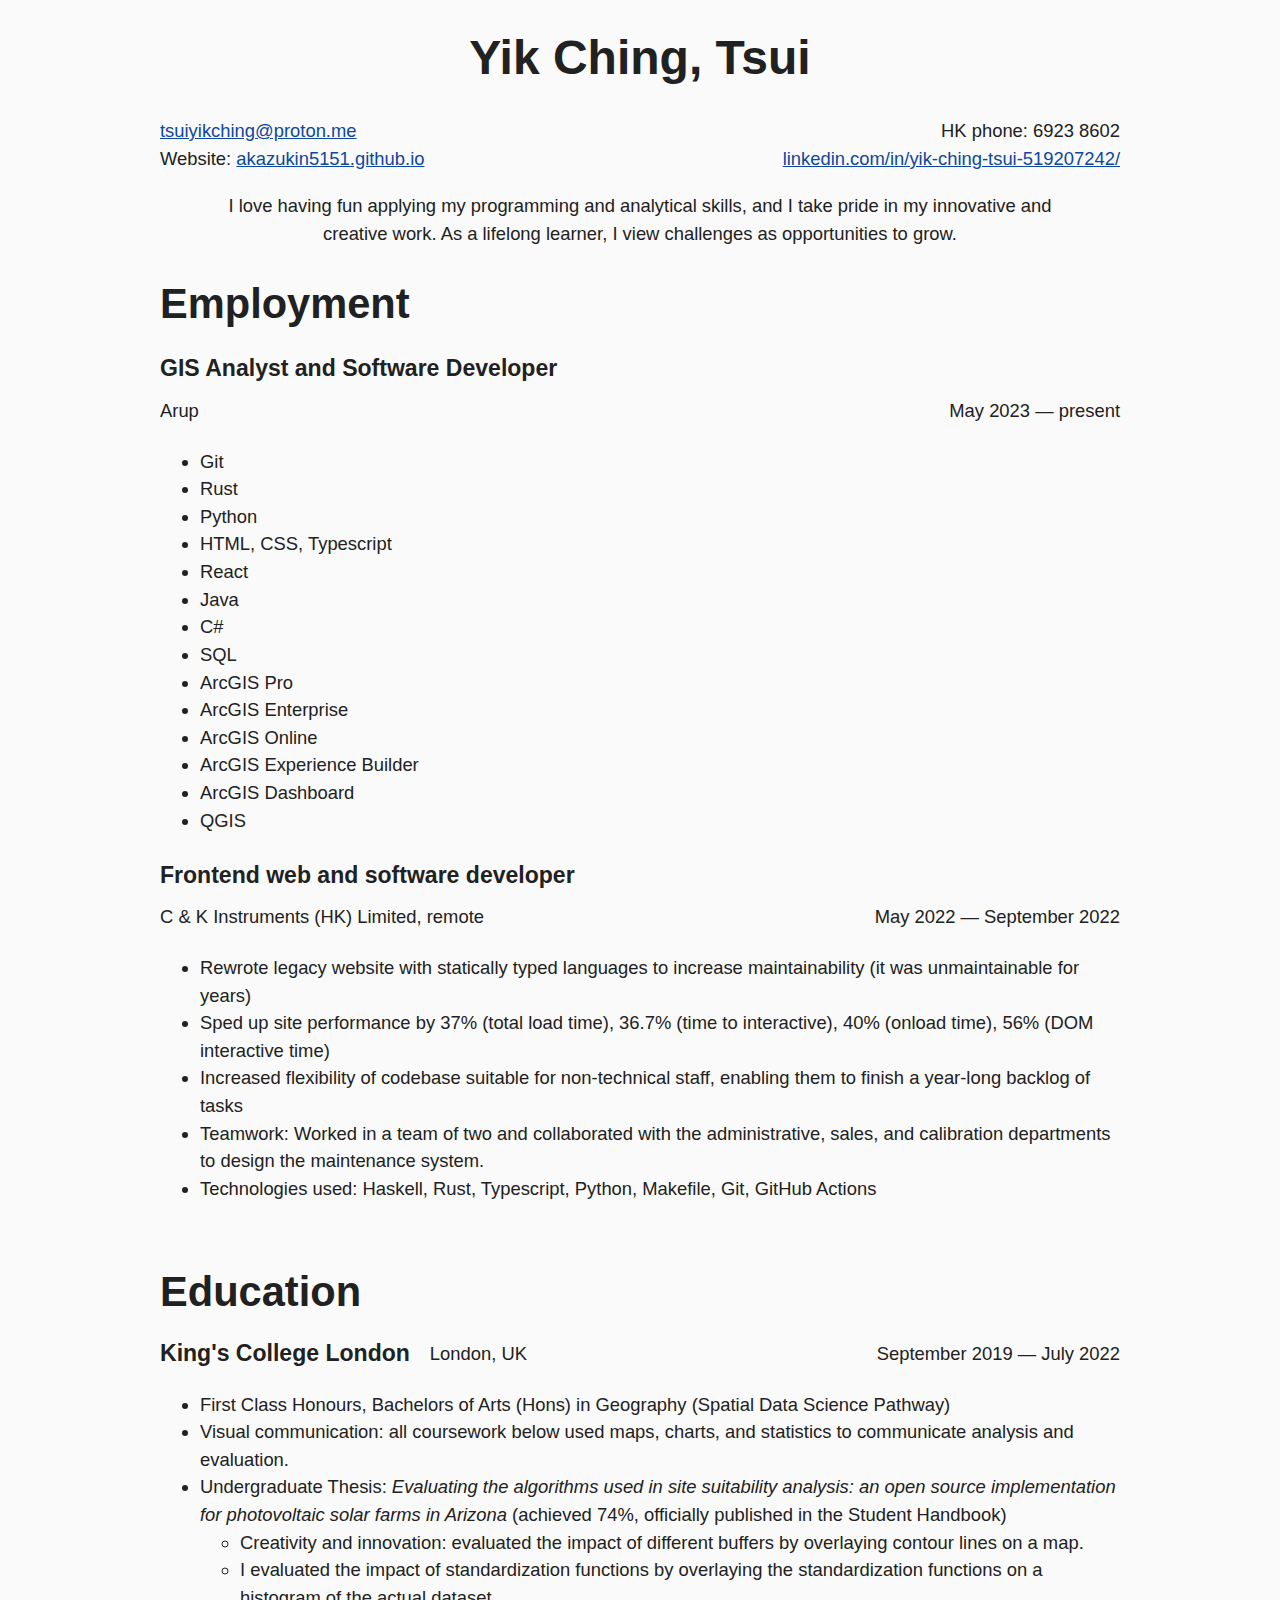
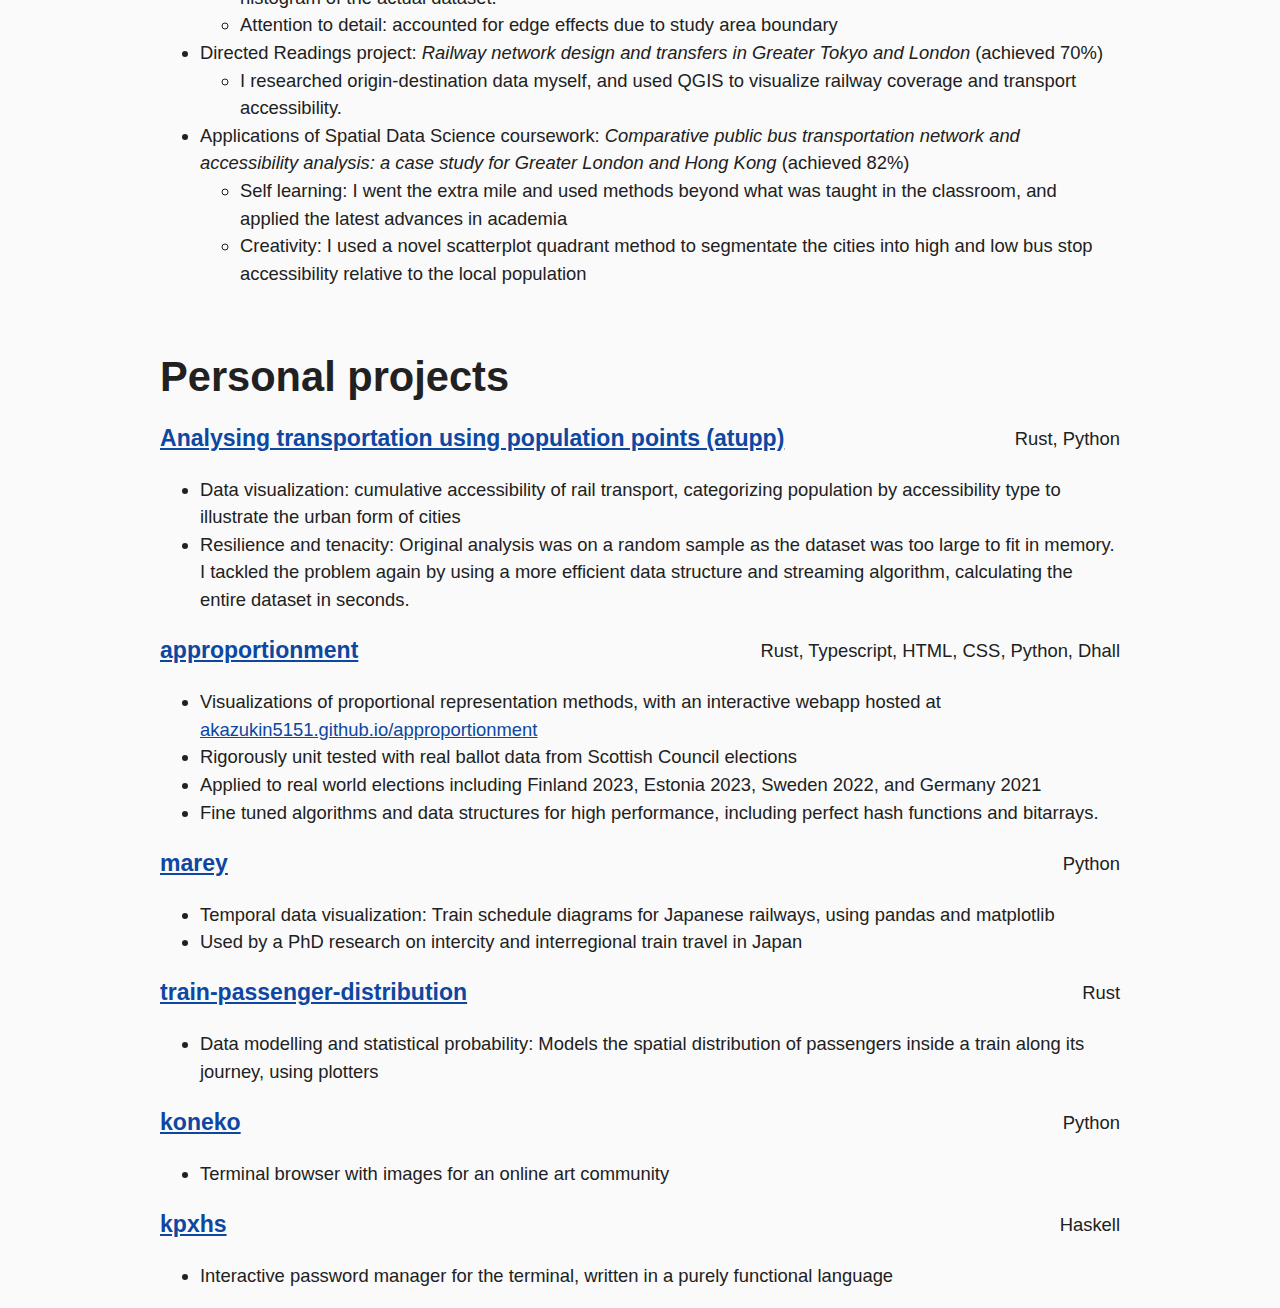
<file: index.html>
<!DOCTYPE html>
<html lang="en">
<head>
<meta http-equiv="content-type" content="text/html; charset=UTF-8">
    <meta charset="utf-8">
    <title>Yik Ching Tsui's CV</title>
    <link rel="stylesheet" href="simple.min.css">
    <link rel="stylesheet" href="styles.css">
</head>

<body>
    <h1>Yik Ching, Tsui</h1>
    <div class="flex-space-between">
        <a href="mailto:tsuiyikching@proton.me" class="smallest-font">
            tsuiyikching@proton.me
        </a>
        <div id="phones">
          <span class="smallest-font">HK phone: 6923 8602</span>
        </div>
    </div>
    <div class="flex-space-between">
        <span>Website: <a href="https://akazukin5151.github.io" class="smallest-font">
            akazukin5151.github.io
        </a>
        </span>
        <a
            href="https://www.linkedin.com/in/yik-ching-tsui-519207242/"
            class="smallest-font"
        >
            linkedin.com/in/yik-ching-tsui-519207242/
        </a>
    </div>

    <p id="intro">
      I love having fun applying my programming and analytical skills, and I take pride in my innovative and creative work. As a lifelong learner, I view challenges as opportunities to grow.
    </p>

    <h2 class="print-m-t-10">Employment</h2>

    <h3 class="m-10">GIS Analyst and Software Developer</h3>
    <div class="flex-space-between">
        <p>Arup</p>
        <p>May 2023 — present</p>
    </div>

    <ul>
      <li>Git</li>
      <li>Rust</li>
      <li>Python</li>
      <li>HTML, CSS, Typescript</li>
      <li>React</li>
      <li>Java</li>
      <li>C#</li>
      <li>SQL</li>
      <li>ArcGIS Pro</li>
      <li>ArcGIS Enterprise</li>
      <li>ArcGIS Online</li>
      <li>ArcGIS Experience Builder</li>
      <li>ArcGIS Dashboard</li>
      <li>QGIS</li>
    </ul>


    <h3 class="m-10">Frontend web and software developer</h3>
    <div class="flex-space-between">
        <p>C &amp; K Instruments (HK) Limited, remote</p>
        <p>May 2022 — September 2022</p>
    </div>

    <ul>
        <li>Rewrote legacy website with statically typed languages to increase maintainability (it was unmaintainable for years)</li>
        <li>Sped up site performance by 37% (total load time), 36.7% (time to interactive), 40% (onload time), 56% (DOM interactive time)</li>
        <li>Increased flexibility of codebase suitable for non-technical staff, enabling them to finish a year-long backlog of tasks</li>
        <li>Teamwork: Worked in a team of two and collaborated with the administrative, sales, and calibration departments to design the maintenance system.</li>
        <li>Technologies used: Haskell, Rust, Typescript, Python, Makefile, Git, GitHub Actions</li>
    </ul>

    <h2>Education</h2>

    <div class="flex-space-between">
        <div class="flex-space-between">
            <h3>King's College London</h3>
            <p class="m-l-20">London, UK</p>
        </div>
        <p>September 2019 — July 2022</p>
    </div>

    <ul>
        <li>First Class Honours, Bachelors of Arts (Hons) in Geography (Spatial Data Science Pathway)</li>
        <li>Visual communication: all coursework below used maps, charts, and statistics to communicate analysis and evaluation.</li>
        <li>Undergraduate Thesis: <em>Evaluating the algorithms used in site suitability analysis: an open source implementation for photovoltaic solar farms in Arizona</em> (achieved 74%, officially published in the Student Handbook)</li>
          <ul>
            <li>Creativity and innovation: evaluated the impact of different buffers by overlaying contour lines on a map.</li>
            <li>I evaluated the impact of standardization functions by overlaying the standardization functions on a histogram of the actual dataset.</li>
            <li>Attention to detail: accounted for edge effects due to study area boundary</li>
          </ul>
        <li>Directed Readings project: <em>Railway network design and transfers in Greater Tokyo and London</em> (achieved 70%)</li>
          <ul>
            <li>I researched origin-destination data myself, and used QGIS to visualize railway coverage and transport accessibility.</li>
          </ul>
        <li>Applications of Spatial Data Science coursework: <em>Comparative public bus transportation network and accessibility analysis: a case study for Greater London and Hong Kong</em> (achieved 82%)</li>
          <ul>
              <li>Self learning: I went the extra mile and used methods beyond what was taught in the classroom, and applied the latest advances in academia</li>
              <li>Creativity: I used a novel scatterplot quadrant method to segmentate the cities into high and low bus stop accessibility relative to the local population</li>
          </ul>
    </ul>

    <h2 class="print-m-t-10">Personal projects</h2>

    <div class="flex-space-between">
        <h3>
            <a href="https://github.com/akazukin5151/atupp">
                Analysing transportation using population points (atupp)
            </a>
        </h3>
        <p>Rust, Python</p>
    </div>
    <ul>
        <li>Data visualization: cumulative accessibility of rail transport, categorizing population by accessibility type to illustrate the urban form of cities</li>
        <li>Resilience and tenacity: Original analysis was on a random sample as the dataset was too large to fit in memory. I tackled the problem again by using a more efficient data structure and streaming algorithm, calculating the entire
 dataset in seconds.</li>
    </ul>

    <div class="flex-space-between">
        <h3>
            <a href="https://github.com/akazukin5151/approportionment">
                approportionment
            </a>
        </h3>
        <p>Rust, Typescript, HTML, CSS, Python, Dhall</p>
    </div>
    <ul>
        <li>Visualizations of proportional representation methods, with an interactive webapp hosted at <a href="https://akazukin5151.github.io/approportionment/">akazukin5151.github.io/approportionment</a> </li>
        <li>Rigorously unit tested with real ballot data from Scottish Council elections</li>
        <li>Applied to real world elections including Finland 2023, Estonia 2023, Sweden 2022, and Germany 2021</li>
        <li>Fine tuned algorithms and data structures for high performance, including perfect hash functions and bitarrays.</li>
    </ul>

    <div class="flex-space-between">
        <h3>
            <a href="https://github.com/akazukin5151/marey">
                marey
            </a>
        </h3>
        <p>Python</p>
    </div>
    <ul>
        <li>Temporal data visualization: Train schedule diagrams for Japanese railways, using pandas and matplotlib</li>
        <li>Used by a PhD research on intercity and interregional train travel in Japan</li>
    </ul>

    <div class="flex-space-between">
        <h3>
            <a href="https://github.com/akazukin5151/train-passenger-distribution" >
                train-passenger-distribution
            </a>
        </h3>
        <p>Rust</p>
    </div>
    <ul>
        <li>Data modelling and statistical probability: Models the spatial distribution of passengers inside a train along its journey, using plotters</li>
    </ul>

    <div class="flex-space-between">
        <h3>
            <a href="https://github.com/akazukin5151/koneko">
                koneko
            </a>
        </h3>
        <p>Python</p>
    </div>
    <ul>
        <li>Terminal browser with images for an online art community</li>
    </ul>

    <div class="flex-space-between">
        <h3>
            <a href="https://github.com/akazukin5151/kpxhs">
                kpxhs
            </a>
        </h3>
        <p>Haskell</p>
    </div>
    <ul>
        <li>Interactive password manager for the terminal, written in a purely functional language</li>
    </ul>

</body>
</html>
</file>
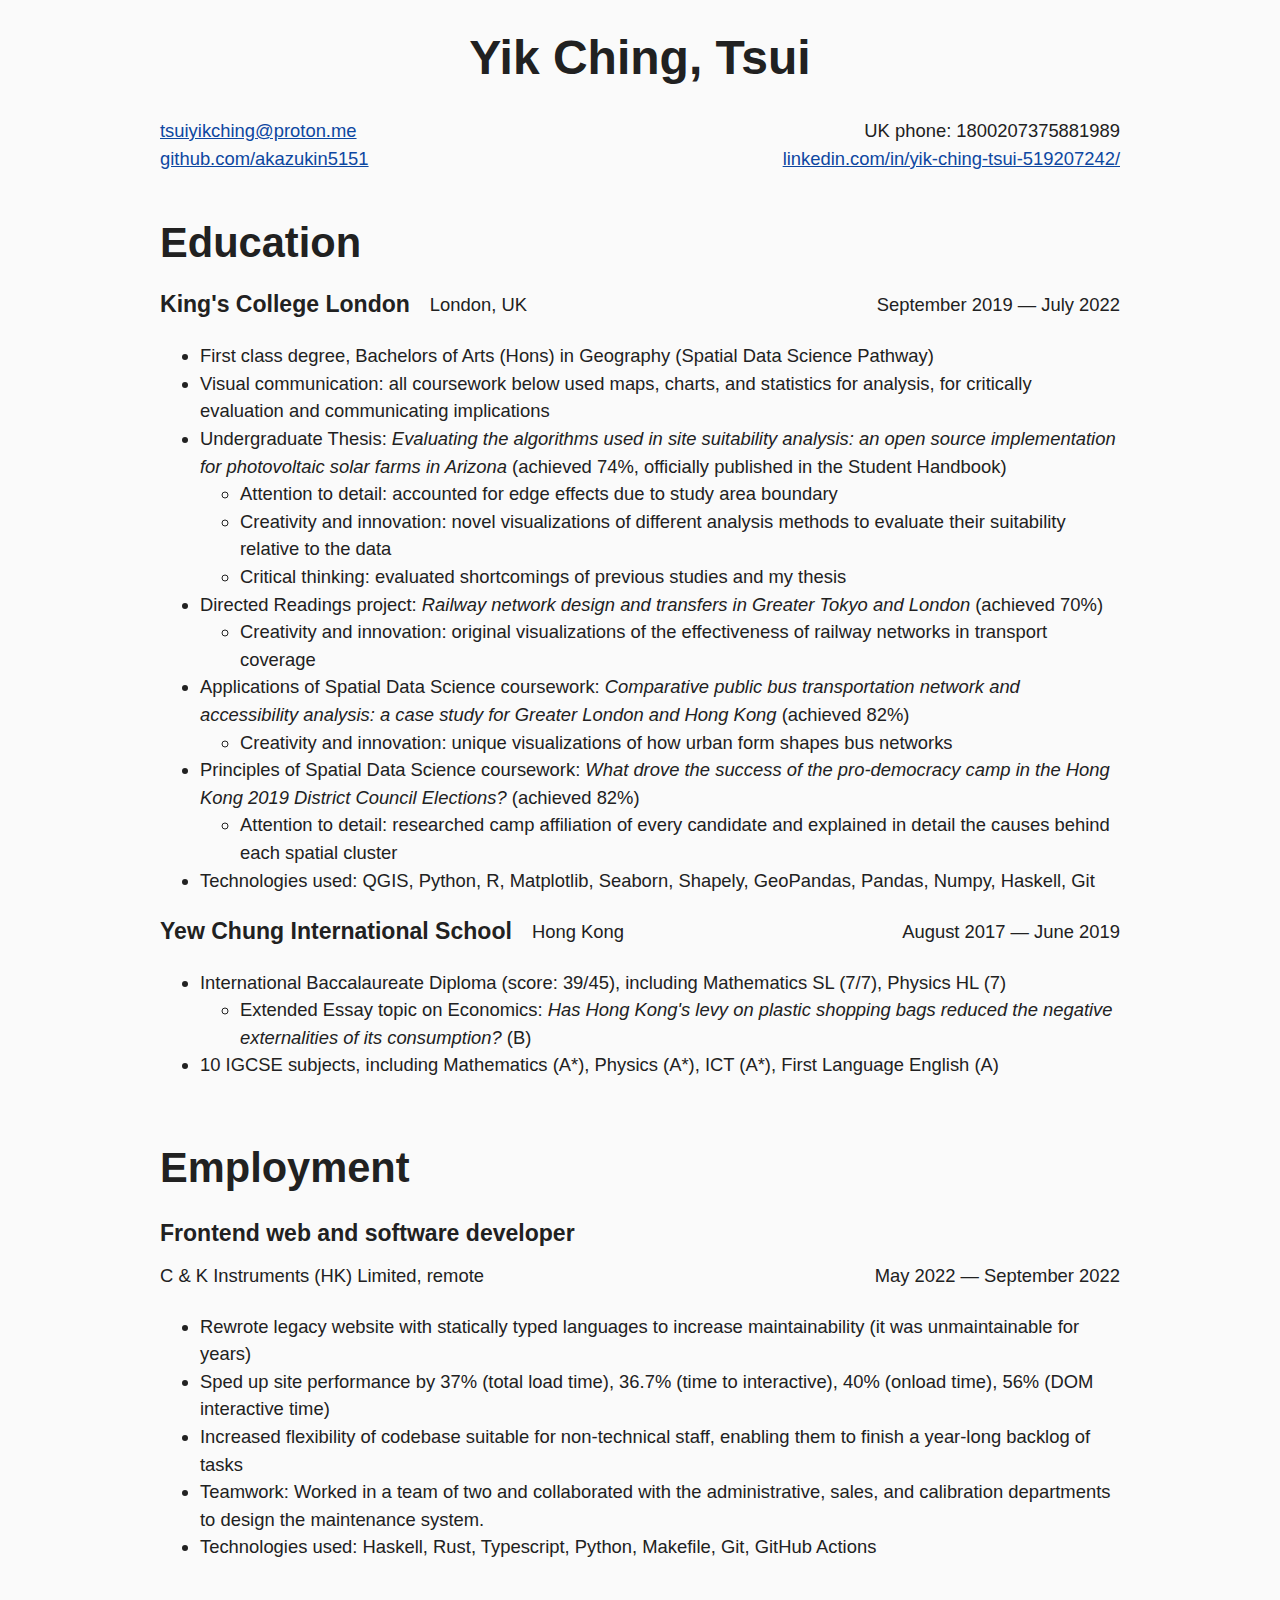
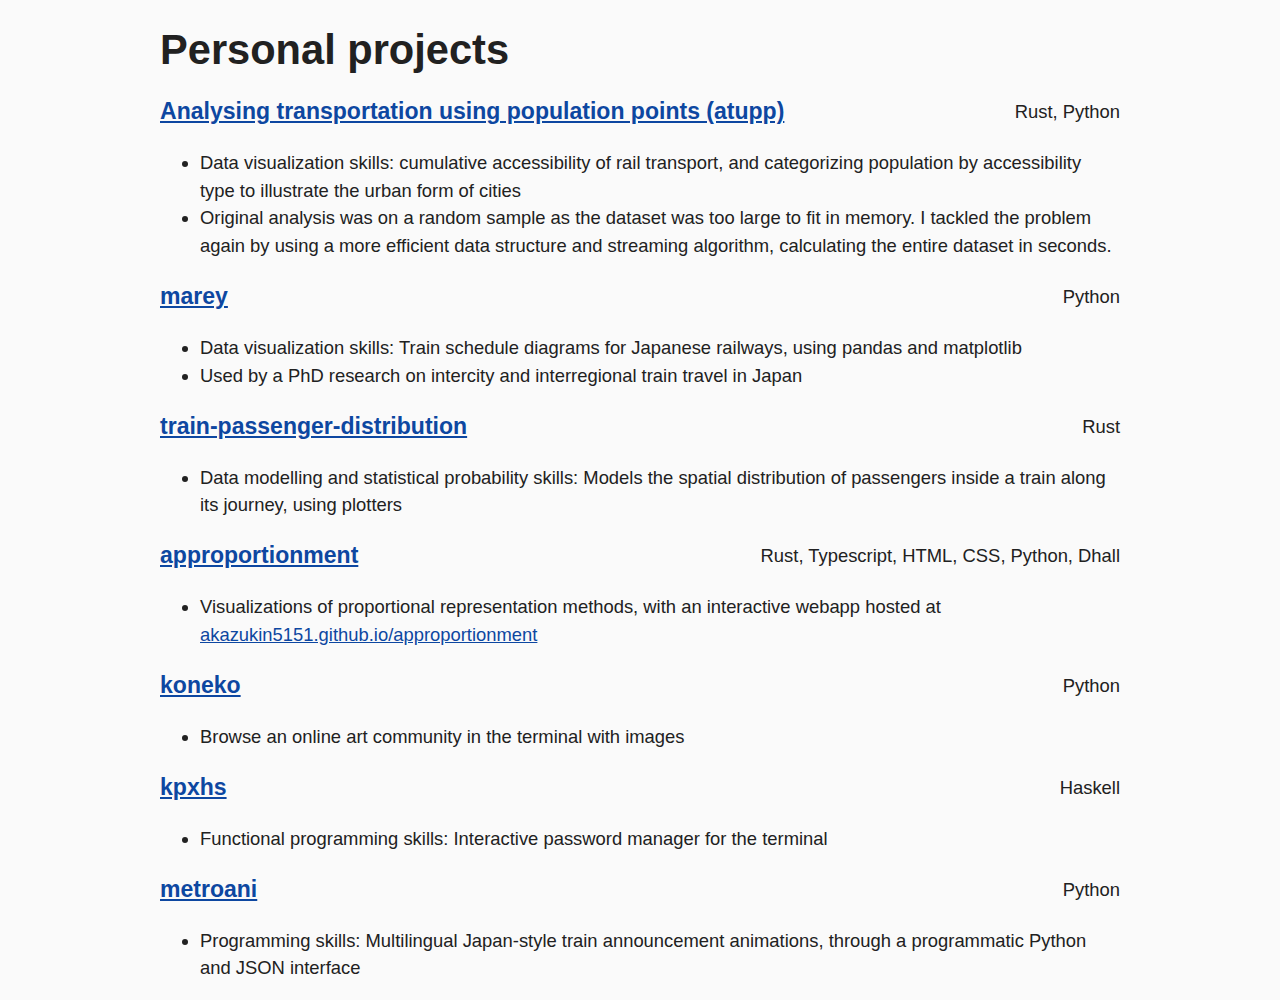
<file: cv.html>
<!DOCTYPE html>
<html>
<head>
<meta http-equiv="content-type" content="text/html; charset=UTF-8">
    <meta charset="utf-8">
    <link rel="stylesheet" href="simple.min.css">
    <link rel="stylesheet" href="cv.css">
</head>

<body>
    <h1>Yik Ching, Tsui</h1>
    <div class="flex-space-between">
        <a href="mailto:tsuiyikching@proton.me" class="smallest-font">
            tsuiyikching@proton.me
        </a>
        <span class="smallest-font">UK phone: 1800207375881989</span>
    </div>
    <div class="flex-space-between">
        <a href="github.com/akazukin5151" class="smallest-font">
            github.com/akazukin5151
        </a>
        <a
            href="linkedin.com/in/yik-ching-tsui-519207242/"
            class="smallest-font"
        >
            linkedin.com/in/yik-ching-tsui-519207242/
        </a>
    </div>

    <h2>Education</h2>

    <div class="flex-space-between">
        <div class="flex-space-between">
            <h3>King's College London</h3>
            <p class="m-l-20">London, UK</p>
        </div>
        <p>September 2019 — July 2022</p>
    </div>

    <ul>
        <li>First class degree, Bachelors of Arts (Hons) in Geography (Spatial Data Science Pathway)</li>
        <li>Visual communication: all coursework below used maps, charts, and statistics for analysis, for critically evaluation and communicating implications</li>
        <li>Undergraduate Thesis: <em>Evaluating the algorithms used in site suitability analysis: an open source implementation for photovoltaic solar farms in Arizona</em> (achieved 74%, officially published in the Student Handbook)</li>
        <ul>
          <li>Attention to detail: accounted for edge effects due to study area boundary</li>
          <li>Creativity and innovation: novel visualizations of different analysis methods to evaluate their suitability relative to the data</li>
          <li>Critical thinking: evaluated shortcomings of previous studies and my thesis</li>
        </ul>
        <li>Directed Readings project: <em>Railway network design and transfers in Greater Tokyo and London</em> (achieved 70%)</li>
        <ul>
          <li>Creativity and innovation: original visualizations of the effectiveness of railway networks in transport coverage</li>
        </ul>
        <li>Applications of Spatial Data Science coursework: <em>Comparative public bus transportation network and accessibility analysis: a case study for Greater London and Hong Kong</em> (achieved 82%)</li>
        <ul>
            <li>Creativity and innovation: unique visualizations of how urban form shapes bus networks
        </li></ul>
        <li>Principles of Spatial Data Science coursework: <em>What drove the success of the pro-democracy camp in the Hong Kong 2019 District Council Elections?</em> (achieved 82%)</li>
        <ul>
          <li>Attention to detail: researched camp affiliation of every candidate and explained in detail the causes behind each spatial cluster</li>
        </ul>
        <li>Technologies used: QGIS, Python, R, Matplotlib, Seaborn, Shapely, GeoPandas, Pandas, Numpy, Haskell, Git</li>
    </ul>

    <div class="flex-space-between">
        <div class="flex-space-between">
            <h3>Yew Chung International School</h3>
            <p class="m-l-20">Hong Kong</p>
        </div>
        <p>August 2017 — June 2019</p>
    </div>

    <ul>
        <li>International Baccalaureate Diploma (score: 39/45), including Mathematics SL (7/7), Physics HL (7)</li>
        <ul>
            <li>Extended Essay topic on Economics: <em>Has Hong Kong's levy on plastic shopping bags reduced the negative externalities of its consumption?</em> (B)</li>
        </ul>
        <li>10 IGCSE subjects, including Mathematics (A*), Physics (A*), ICT (A*), First Language English (A)</li>
    </ul>

    <div class="pagebreak"></div>

    <h2 class="print-m-t-10">Employment</h2>

    <h3 class="m-10">Frontend web and software developer</h3>
    <div class="flex-space-between">
        <p>C &amp; K Instruments (HK) Limited, remote</p>
        <p>May 2022 — September 2022</p>
    </div>

    <ul>
        <li>Rewrote legacy website with statically typed languages to increase maintainability (it was unmaintainable for years)</li>
        <li>Sped up site performance by 37% (total load time), 36.7% (time to interactive), 40% (onload time), 56% (DOM interactive time)</li>
        <li>Increased flexibility of codebase suitable for non-technical staff, enabling them to finish a year-long backlog of tasks</li>
        <li>Teamwork: Worked in a team of two and collaborated with the administrative, sales, and calibration departments to design the maintenance system.</li>
        <li>Technologies used: Haskell, Rust, Typescript, Python, Makefile, Git, GitHub Actions</li>
    </ul>

    <h2 class="print-m-t-10">Personal projects</h2>

    <div class="flex-space-between">
        <h3>
            <a href="https://github.com/akazukin5151/atupp">
                Analysing transportation using population points (atupp)
            </a>
        </h3>
        <p>Rust, Python</p>
    </div>
    <ul>
        <li>Data visualization skills: cumulative accessibility of rail transport, and categorizing population by accessibility type to illustrate the urban form of cities</li>
        <li>Original analysis was on a random sample as the dataset was too large to fit in memory. I tackled the problem again by using a more efficient data structure and streaming algorithm, calculating the entire
 dataset in seconds.</li>
    </ul>

    <div class="flex-space-between">
        <h3>
            <a href="https://github.com/akazukin5151/marey">
                marey
            </a>
        </h3>
        <p>Python</p>
    </div>
    <ul>
        <li>Data visualization skills: Train schedule diagrams for Japanese railways, using pandas and matplotlib</li>
        <li>Used by a PhD research on intercity and interregional train travel in Japan</li>
    </ul>

    <div class="flex-space-between">
        <h3>
            <a href="https://github.com/akazukin5151/train-passenger-distribution" >
                train-passenger-distribution
            </a>
        </h3>
        <p>Rust</p>
    </div>
    <ul>
        <li>Data modelling and statistical probability skills: Models the spatial distribution of passengers inside a train along its journey,
 using plotters</li>
    </ul>

    <div class="flex-space-between">
        <h3>
            <a href="https://github.com/akazukin5151/approportionment">
                approportionment
            </a>
        </h3>
        <p>Rust, Typescript, HTML, CSS, Python, Dhall</p>
    </div>
    <ul>
        <li>Visualizations of proportional representation methods, with an interactive webapp hosted at <a href="https://akazukin5151.github.io/approportionment/">akazukin5151.github.io/approportionment</a> </li>
    </ul>

    <div class="flex-space-between">
        <h3>
            <a href="https://github.com/akazukin5151/koneko">
                koneko
            </a>
        </h3>
        <p>Python</p>
    </div>
    <ul>
        <li>Browse an online art community in the terminal with images</li>
    </ul>

    <div class="flex-space-between">
        <h3>
            <a href="https://github.com/akazukin5151/kpxhs">
                kpxhs
            </a>
        </h3>
        <p>Haskell</p>
    </div>
    <ul>
        <li>Functional programming skills: Interactive password manager for the terminal</li>
    </ul>

    <div class="flex-space-between">
        <h3>
            <a href="https://github.com/akazukin5151/metroani">
                metroani
            </a>
        </h3>
        <p>Python</p>
    </div>
    <ul>
        <li>Programming skills: Multilingual Japan-style train announcement animations, through a programmatic Python and JSON interface</li>
    </ul>

</body>
</html>
</file>
<file: styles.css>
.flex-space-between {
    display: flex;
    justify-content: space-between;
    align-items: center;
}

.m-t-5 {
    margin-top: 5px
}

#intro {
    margin-top: 20px;
    margin-bottom: -15px;
    width: 65vw;
    margin-left: auto;
    margin-right: auto;
    text-align: center
}

.m-l-20 {
    margin-left: 20px;
}

body {
    background-color: #fafafa;
}

@media screen {
    body {
        grid-template-columns: 1fr min(60rem,90%) 1fr;
    }
}

h1 {
    text-align: center;
}

p, h3 {
    margin-top: 5px;
    margin-bottom: 5px;
}

.m-10 {
    margin-top: 10px;
    margin-bottom: 10px;
}

/*use h4 font size*/
h3 {
    font-size: 1.44rem
}

h2 {
    margin-bottom: 20px;
}

@media print {
    .pagebreak { page-break-before: always; }

    h1 {
        font-size: 1.6rem;
        margin-top: 0px
    }

    h2 {
        font-size: 1.5rem
    }

    .print-m-t-10 {
        margin-top: 20px;
        margin-bottom: 5px
    }

    h3 {
        font-size: 1.1rem;
    }

    p, li, .smallest-font {
        font-size: 0.5rem
    }

    body {
        grid-template-columns: 1fr 97% 1fr;
    }

    ul {
        margin-top: 10px;
        margin-bottom: 5px
    }
}

#phones {
    display: flex;
    flex-direction: column;
}
</file>
<file: cv.css>
.flex-space-between {
    display: flex;
    justify-content: space-between;
    align-items: center;
}

.m-t-5 {
    margin-top: 5px
}

.m-l-20 {
    margin-left: 20px;
}

body {
    background-color: #fafafa;
}

@media screen {
    body {
        grid-template-columns: 1fr min(60rem,90%) 1fr;
    }
}

h1 {
    text-align: center;
}

p, h3 {
    margin-top: 5px;
    margin-bottom: 5px;
}

.m-10 {
    margin-top: 10px;
    margin-bottom: 10px;
}

/*use h4 font size*/
h3 {
    font-size: 1.44rem
}

h2 {
    margin-bottom: 20px;
}

@media print {
    .pagebreak { page-break-before: always; }

    h1 {
        font-size: 1.6rem;
        margin-top: 0px
    }

    h2 {
        font-size: 1.5rem
    }

    .print-m-t-10 {
        margin-top: 20px;
        margin-bottom: 5px
    }

    h3 {
        font-size: 1.1rem;
    }

    p, li, .smallest-font {
        font-size: 0.5rem
    }

    body {
        grid-template-columns: 1fr 97% 1fr;
    }

    ul {
        margin-top: 10px;
        margin-bottom: 5px
    }
}
</file>
<file: simple.min.css>
:root{--sans-font:-apple-system,BlinkMacSystemFont,"Avenir Next",Avenir,"Nimbus Sans L",Roboto,"Noto Sans","Segoe UI",Arial,Helvetica,"Helvetica Neue",sans-serif;--mono-font:Consolas,Menlo,Monaco,"Andale Mono","Ubuntu Mono",monospace;--bg:#fff;--accent-bg:#f5f7ff;--text:#212121;--text-light:#585858;--border:#898EA4;--accent:#0d47a1;--code:#d81b60;--preformatted:#444;--marked:#ffdd33;--disabled:#efefef}@media (prefers-color-scheme:dark){:root{color-scheme:dark;--bg:#212121;--accent-bg:#2b2b2b;--text:#dcdcdc;--text-light:#ababab;--accent:#ffb300;--code:#f06292;--preformatted:#ccc;--disabled:#111}img,video{opacity:.8}}*,::after,::before{box-sizing:border-box}input,progress,select,textarea{appearance:none;-webkit-appearance:none;-moz-appearance:none}html{font-family:var(--sans-font);scroll-behavior:smooth}body{color:var(--text);background-color:var(--bg);font-size:1.15rem;line-height:1.5;display:grid;grid-template-columns:1fr min(45rem,90%) 1fr;margin:0}body>*{grid-column:2}body>header{background-color:var(--accent-bg);border-bottom:1px solid var(--border);text-align:center;padding:0 .5rem 2rem .5rem;grid-column:1/-1}body>header h1{max-width:1200px;margin:1rem auto}body>header p{max-width:40rem;margin:1rem auto}main{padding-top:1.5rem}body>footer{margin-top:4rem;padding:2rem 1rem 1.5rem 1rem;color:var(--text-light);font-size:.9rem;text-align:center;border-top:1px solid var(--border)}h1{font-size:3rem}h2{font-size:2.6rem;margin-top:3rem}h3{font-size:2rem;margin-top:3rem}h4{font-size:1.44rem}h5{font-size:1.15rem}h6{font-size:.96rem}h1,h2,h3,h4,h5,h6,p{overflow-wrap:break-word}h1,h2,h3{line-height:1.1}@media only screen and (max-width:720px){h1{font-size:2.5rem}h2{font-size:2.1rem}h3{font-size:1.75rem}h4{font-size:1.25rem}}a,a:visited{color:var(--accent)}a:hover{text-decoration:none}[role=button],button,input[type=button],input[type=reset],input[type=submit],label[type=button]{border:none;border-radius:5px;background-color:var(--accent);font-size:1rem;color:var(--bg);padding:.7rem .9rem;margin:.5rem 0}[role=button][aria-disabled=true],button[disabled],input[type=button][disabled],input[type=checkbox][disabled],input[type=radio][disabled],input[type=reset][disabled],input[type=submit][disabled],select[disabled]{cursor:not-allowed}button[disabled],input:disabled,select:disabled,textarea:disabled{cursor:not-allowed;background-color:var(--disabled);color:var(--text-light)}input[type=range]{padding:0}abbr[title]{cursor:help;text-decoration-line:underline;text-decoration-style:dotted}[role=button]:not([aria-disabled=true]):hover,button:enabled:hover,input[type=button]:enabled:hover,input[type=reset]:enabled:hover,input[type=submit]:enabled:hover,label[type=button]:hover{filter:brightness(1.4);cursor:pointer}button:focus-visible:where(:enabled,[role=button]:not([aria-disabled=true])),input:enabled:focus-visible:where([type=submit],[type=reset],[type=button],){outline:2px solid var(--accent);outline-offset:1px}header>nav{font-size:1rem;line-height:2;padding:1rem 0 0 0}header>nav ol,header>nav ul{align-content:space-around;align-items:center;display:flex;flex-direction:row;flex-wrap:wrap;justify-content:center;list-style-type:none;margin:0;padding:0}header>nav ol li,header>nav ul li{display:inline-block}header>nav a,header>nav a:visited{margin:0 .5rem 1rem .5rem;border:1px solid var(--border);border-radius:5px;color:var(--text);display:inline-block;padding:.1rem 1rem;text-decoration:none}header>nav a:hover{border-color:var(--accent);color:var(--accent);cursor:pointer}@media only screen and (max-width:720px){header>nav a{border:none;padding:0;text-decoration:underline;line-height:1}}aside,details,pre,progress{background-color:var(--accent-bg);border:1px solid var(--border);border-radius:5px;margin-bottom:1rem}aside{font-size:1rem;width:30%;padding:0 15px;margin-left:15px;float:right}@media only screen and (max-width:720px){aside{width:100%;float:none;margin-left:0}}article,fieldset{border:1px solid var(--border);padding:1rem;border-radius:5px;margin-bottom:1rem}article h2:first-child,section h2:first-child{margin-top:1rem}section{border-top:1px solid var(--border);border-bottom:1px solid var(--border);padding:2rem 1rem;margin:3rem 0}section+section,section:first-child{border-top:0;padding-top:0}section:last-child{border-bottom:0;padding-bottom:0}details{padding:.7rem 1rem}summary{cursor:pointer;font-weight:700;padding:.7rem 1rem;margin:-.7rem -1rem;word-break:break-all}details[open]>summary+*{margin-top:0}details[open]>summary{margin-bottom:.5rem}details[open]>:last-child{margin-bottom:0}table{border-collapse:collapse;display:block;margin:1.5rem 0;overflow:auto;width:100%}td,th{border:1px solid var(--border);text-align:left;padding:.5rem}th{background-color:var(--accent-bg);font-weight:700}tr:nth-child(even){background-color:var(--accent-bg)}table caption{font-weight:700;margin-bottom:.5rem}input,select,textarea{font-size:inherit;font-family:inherit;padding:.5rem;margin-bottom:.5rem;color:var(--text);background-color:var(--bg);border:1px solid var(--border);border-radius:5px;box-shadow:none;max-width:100%;display:inline-block}label{display:block}textarea:not([cols]){width:100%}select:not([multiple]){background-image:linear-gradient(45deg,transparent 49%,var(--text) 51%),linear-gradient(135deg,var(--text) 51%,transparent 49%);background-position:calc(100% - 15px),calc(100% - 10px);background-size:5px 5px,5px 5px;background-repeat:no-repeat;padding-right:25px}input[type=checkbox],input[type=radio]{vertical-align:middle;position:relative;width:min-content}input[type=checkbox]+label,input[type=radio]+label{display:inline-block}input[type=radio]{border-radius:100%}input[type=checkbox]:checked,input[type=radio]:checked{background-color:var(--accent)}input[type=checkbox]:checked::after{content:" ";width:.18em;height:.32em;border-radius:0;position:absolute;top:.05em;left:.17em;background-color:transparent;border-right:solid var(--bg) .08em;border-bottom:solid var(--bg) .08em;font-size:1.8em;transform:rotate(45deg)}input[type=radio]:checked::after{content:" ";width:.25em;height:.25em;border-radius:100%;position:absolute;top:.125em;background-color:var(--bg);left:.125em;font-size:32px}@media only screen and (max-width:720px){input,select,textarea{width:100%}}input[type=color]{height:2.5rem;padding:.2rem}input[type=file]{border:0}hr{border:none;height:1px;background:var(--border);margin:1rem auto}mark{padding:2px 5px;border-radius:4px;background-color:var(--marked)}img,video{max-width:100%;height:auto;border-radius:5px}figure{margin:0;text-align:center}figcaption{font-size:.9rem;color:var(--text-light);margin-bottom:1rem}blockquote{margin:2rem 0 2rem 2rem;padding:.4rem .8rem;border-left:.35rem solid var(--accent);color:var(--text-light);font-style:italic}cite{font-size:.9rem;color:var(--text-light);font-style:normal}dt{color:var(--text-light)}code,kbd,pre,pre span,samp{font-family:var(--mono-font);color:var(--code)}kbd{color:var(--preformatted);border:1px solid var(--preformatted);border-bottom:3px solid var(--preformatted);border-radius:5px;padding:.1rem .4rem}pre{padding:1rem 1.4rem;max-width:100%;overflow:auto;color:var(--preformatted)}pre code{color:var(--preformatted);background:0 0;margin:0;padding:0}progress{width:100%}progress:indeterminate{background-color:var(--accent-bg)}progress::-webkit-progress-bar{border-radius:5px;background-color:var(--accent-bg)}progress::-webkit-progress-value{border-radius:5px;background-color:var(--accent)}progress::-moz-progress-bar{border-radius:5px;background-color:var(--accent);transition-property:width;transition-duration:.3s}progress:indeterminate::-moz-progress-bar{background-color:var(--accent-bg)}
</file>
